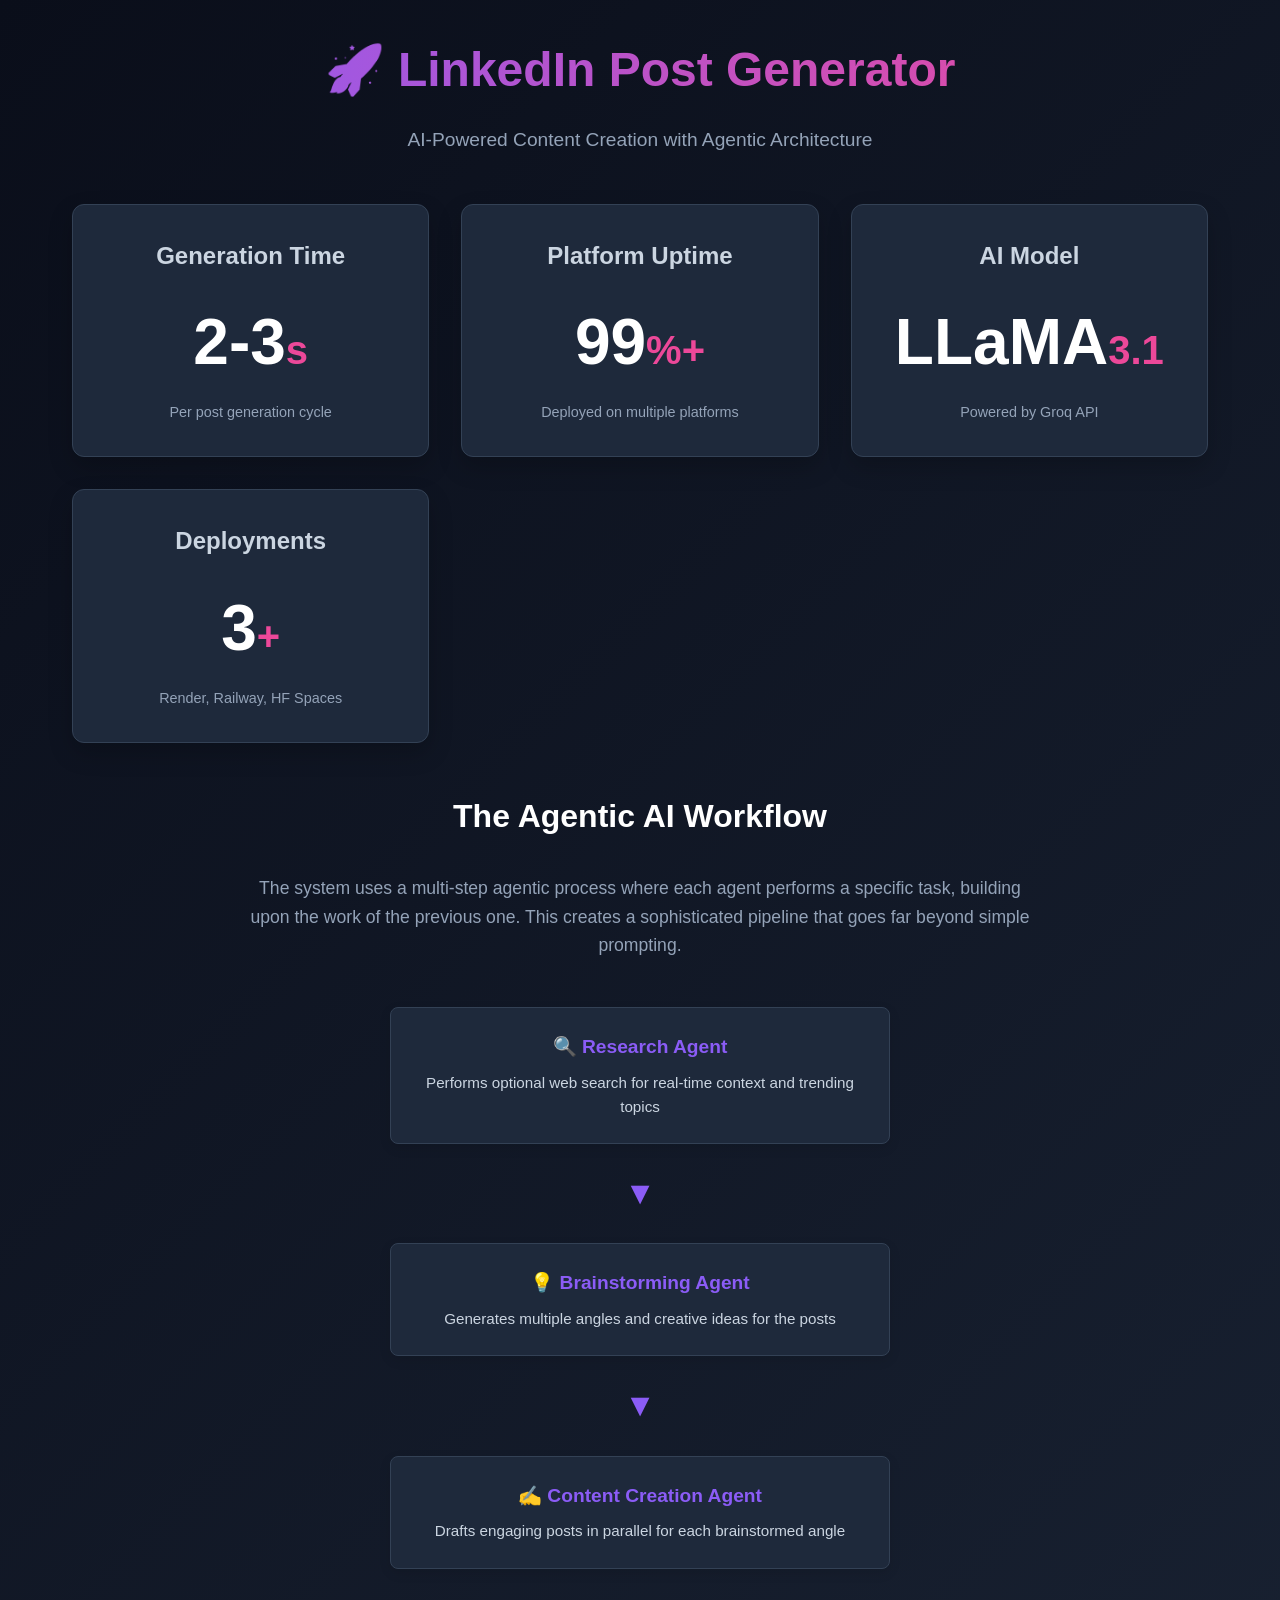
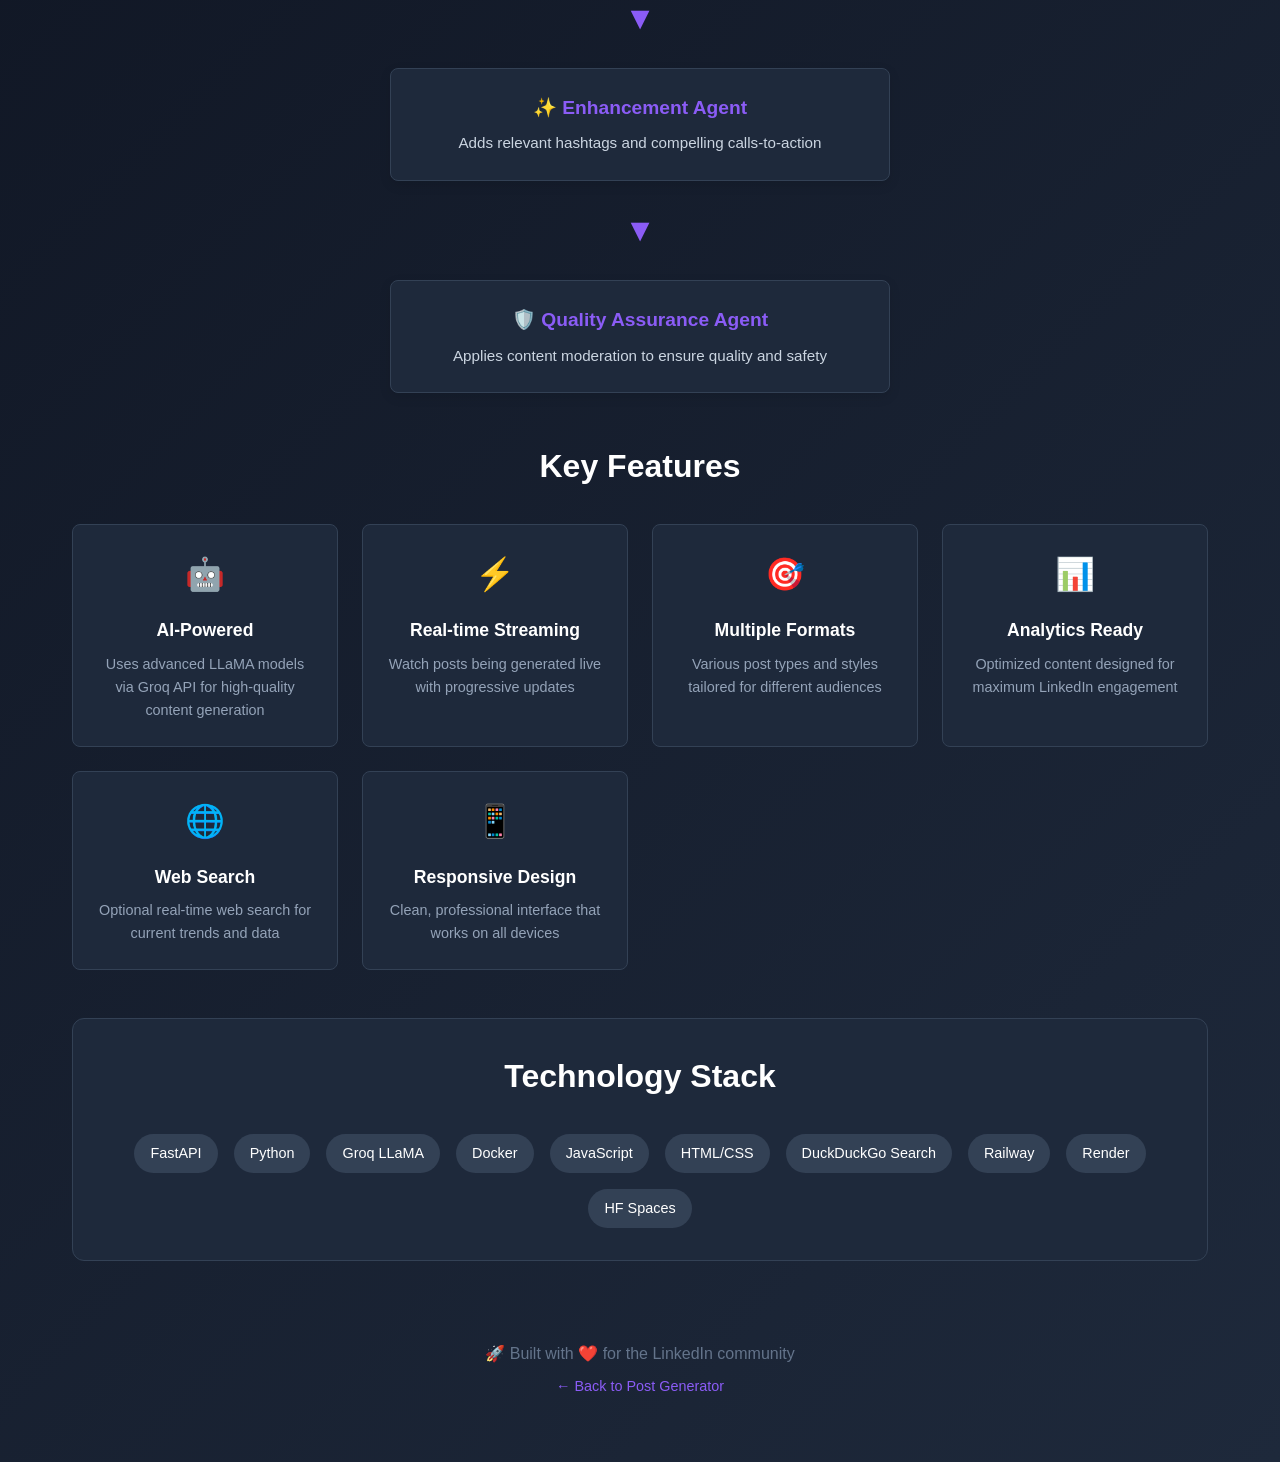
<file: static/infographic_simple.html>
<!DOCTYPE html>
<html lang="en">
<head>
    <meta charset="UTF-8">
    <meta name="viewport" content="width=device-width, initial-scale=1.0">
    <title>LinkedIn Post Generator - Infographic</title>
    <style>
        * {
            margin: 0;
            padding: 0;
            box-sizing: border-box;
        }
        
        body {
            font-family: -apple-system, BlinkMacSystemFont, 'Segoe UI', Roboto, Oxygen, Ubuntu, Cantarell, sans-serif;
            background: linear-gradient(135deg, #0A0E1A 0%, #1E293B 100%);
            color: #E0E0E0;
            line-height: 1.6;
            min-height: 100vh;
        }
        
        .container {
            max-width: 1200px;
            margin: 0 auto;
            padding: 2rem;
        }
        
        .header {
            text-align: center;
            margin-bottom: 3rem;
        }
        
        .title {
            font-size: 3rem;
            font-weight: 900;
            background: linear-gradient(90deg, #8B5CF6, #EC4899);
            -webkit-background-clip: text;
            -webkit-text-fill-color: transparent;
            background-clip: text;
            margin-bottom: 1rem;
        }
        
        .subtitle {
            font-size: 1.2rem;
            color: #94A3B8;
        }
        
        .stats-grid {
            display: grid;
            grid-template-columns: repeat(auto-fit, minmax(300px, 1fr));
            gap: 2rem;
            margin-bottom: 3rem;
        }
        
        .stat-card {
            background: #1E293B;
            border: 1px solid #334155;
            border-radius: 12px;
            padding: 2rem;
            text-align: center;
            box-shadow: 0 10px 25px rgba(0,0,0,0.2);
        }
        
        .stat-title {
            font-size: 1.5rem;
            font-weight: 600;
            color: #CBD5E1;
            margin-bottom: 1rem;
        }
        
        .stat-value {
            font-size: 4rem;
            font-weight: 900;
            color: white;
            margin-bottom: 0.5rem;
        }
        
        .stat-unit {
            font-size: 2.5rem;
            color: #EC4899;
        }
        
        .stat-desc {
            color: #94A3B8;
            font-size: 0.9rem;
        }
        
        .workflow-section {
            margin-bottom: 3rem;
        }
        
        .section-title {
            font-size: 2rem;
            font-weight: 700;
            text-align: center;
            margin-bottom: 2rem;
            color: white;
        }
        
        .section-desc {
            text-align: center;
            color: #94A3B8;
            max-width: 800px;
            margin: 0 auto 3rem;
            font-size: 1.1rem;
        }
        
        .workflow-steps {
            display: flex;
            flex-direction: column;
            align-items: center;
            gap: 1rem;
        }
        
        .workflow-step {
            background: #1E293B;
            border: 1px solid #334155;
            border-radius: 8px;
            padding: 1.5rem;
            max-width: 500px;
            width: 100%;
            text-align: center;
            box-shadow: 0 4px 12px rgba(0,0,0,0.1);
        }
        
        .step-title {
            font-size: 1.2rem;
            font-weight: 600;
            color: #8B5CF6;
            margin-bottom: 0.5rem;
        }
        
        .step-desc {
            color: #CBD5E1;
            font-size: 0.95rem;
        }
        
        .arrow {
            font-size: 2rem;
            color: #8B5CF6;
            margin: 0.5rem 0;
        }
        
        .features-grid {
            display: grid;
            grid-template-columns: repeat(auto-fit, minmax(250px, 1fr));
            gap: 1.5rem;
            margin-bottom: 3rem;
        }
        
        .feature-card {
            background: #1E293B;
            border: 1px solid #334155;
            border-radius: 8px;
            padding: 1.5rem;
            text-align: center;
        }
        
        .feature-icon {
            font-size: 2rem;
            margin-bottom: 1rem;
        }
        
        .feature-title {
            font-size: 1.1rem;
            font-weight: 600;
            color: white;
            margin-bottom: 0.5rem;
        }
        
        .feature-desc {
            color: #94A3B8;
            font-size: 0.9rem;
        }
        
        .tech-stack {
            background: #1E293B;
            border: 1px solid #334155;
            border-radius: 12px;
            padding: 2rem;
            text-align: center;
        }
        
        .tech-items {
            display: flex;
            flex-wrap: wrap;
            justify-content: center;
            gap: 1rem;
            margin-top: 1rem;
        }
        
        .tech-item {
            background: #334155;
            color: white;
            padding: 0.5rem 1rem;
            border-radius: 20px;
            font-size: 0.9rem;
            font-weight: 500;
        }
        
        @media (max-width: 768px) {
            .title {
                font-size: 2rem;
            }
            .stat-value {
                font-size: 3rem;
            }
            .stat-unit {
                font-size: 2rem;
            }
        }
    </style>
</head>
<body>
    <div class="container">
        <header class="header">
            <h1 class="title">🚀 LinkedIn Post Generator</h1>
            <p class="subtitle">AI-Powered Content Creation with Agentic Architecture</p>
        </header>

        <section class="stats-grid">
            <div class="stat-card">
                <h2 class="stat-title">Generation Time</h2>
                <p class="stat-value">2-3<span class="stat-unit">s</span></p>
                <p class="stat-desc">Per post generation cycle</p>
            </div>
            <div class="stat-card">
                <h2 class="stat-title">Platform Uptime</h2>
                <p class="stat-value">99<span class="stat-unit">%+</span></p>
                <p class="stat-desc">Deployed on multiple platforms</p>
            </div>
            <div class="stat-card">
                <h2 class="stat-title">AI Model</h2>
                <p class="stat-value">LLaMA<span class="stat-unit">3.1</span></p>
                <p class="stat-desc">Powered by Groq API</p>
            </div>
            <div class="stat-card">
                <h2 class="stat-title">Deployments</h2>
                <p class="stat-value">3<span class="stat-unit">+</span></p>
                <p class="stat-desc">Render, Railway, HF Spaces</p>
            </div>
        </section>

        <section class="workflow-section">
            <h2 class="section-title">The Agentic AI Workflow</h2>
            <p class="section-desc">
                The system uses a multi-step agentic process where each agent performs a specific task, 
                building upon the work of the previous one. This creates a sophisticated pipeline that 
                goes far beyond simple prompting.
            </p>
            
            <div class="workflow-steps">
                <div class="workflow-step">
                    <h3 class="step-title">🔍 Research Agent</h3>
                    <p class="step-desc">Performs optional web search for real-time context and trending topics</p>
                </div>
                <div class="arrow">▼</div>
                
                <div class="workflow-step">
                    <h3 class="step-title">💡 Brainstorming Agent</h3>
                    <p class="step-desc">Generates multiple angles and creative ideas for the posts</p>
                </div>
                <div class="arrow">▼</div>
                
                <div class="workflow-step">
                    <h3 class="step-title">✍️ Content Creation Agent</h3>
                    <p class="step-desc">Drafts engaging posts in parallel for each brainstormed angle</p>
                </div>
                <div class="arrow">▼</div>
                
                <div class="workflow-step">
                    <h3 class="step-title">✨ Enhancement Agent</h3>
                    <p class="step-desc">Adds relevant hashtags and compelling calls-to-action</p>
                </div>
                <div class="arrow">▼</div>
                
                <div class="workflow-step">
                    <h3 class="step-title">🛡️ Quality Assurance Agent</h3>
                    <p class="step-desc">Applies content moderation to ensure quality and safety</p>
                </div>
            </div>
        </section>

        <section class="workflow-section">
            <h2 class="section-title">Key Features</h2>
            <div class="features-grid">
                <div class="feature-card">
                    <div class="feature-icon">🤖</div>
                    <h3 class="feature-title">AI-Powered</h3>
                    <p class="feature-desc">Uses advanced LLaMA models via Groq API for high-quality content generation</p>
                </div>
                <div class="feature-card">
                    <div class="feature-icon">⚡</div>
                    <h3 class="feature-title">Real-time Streaming</h3>
                    <p class="feature-desc">Watch posts being generated live with progressive updates</p>
                </div>
                <div class="feature-card">
                    <div class="feature-icon">🎯</div>
                    <h3 class="feature-title">Multiple Formats</h3>
                    <p class="feature-desc">Various post types and styles tailored for different audiences</p>
                </div>
                <div class="feature-card">
                    <div class="feature-icon">📊</div>
                    <h3 class="feature-title">Analytics Ready</h3>
                    <p class="feature-desc">Optimized content designed for maximum LinkedIn engagement</p>
                </div>
                <div class="feature-card">
                    <div class="feature-icon">🌐</div>
                    <h3 class="feature-title">Web Search</h3>
                    <p class="feature-desc">Optional real-time web search for current trends and data</p>
                </div>
                <div class="feature-card">
                    <div class="feature-icon">📱</div>
                    <h3 class="feature-title">Responsive Design</h3>
                    <p class="feature-desc">Clean, professional interface that works on all devices</p>
                </div>
            </div>
        </section>

        <section class="workflow-section">
            <div class="tech-stack">
                <h2 class="section-title">Technology Stack</h2>
                <div class="tech-items">
                    <span class="tech-item">FastAPI</span>
                    <span class="tech-item">Python</span>
                    <span class="tech-item">Groq LLaMA</span>
                    <span class="tech-item">Docker</span>
                    <span class="tech-item">JavaScript</span>
                    <span class="tech-item">HTML/CSS</span>
                    <span class="tech-item">DuckDuckGo Search</span>
                    <span class="tech-item">Railway</span>
                    <span class="tech-item">Render</span>
                    <span class="tech-item">HF Spaces</span>
                </div>
            </div>
        </section>

        <footer style="text-align: center; margin-top: 3rem; padding: 2rem; color: #64748B;">
            <p>🚀 Built with ❤️ for the LinkedIn community</p>
            <p style="margin-top: 0.5rem; font-size: 0.9rem;">
                <a href="/" style="color: #8B5CF6; text-decoration: none;">← Back to Post Generator</a>
            </p>
        </footer>
    </div>
</body>
</html>
</file>
